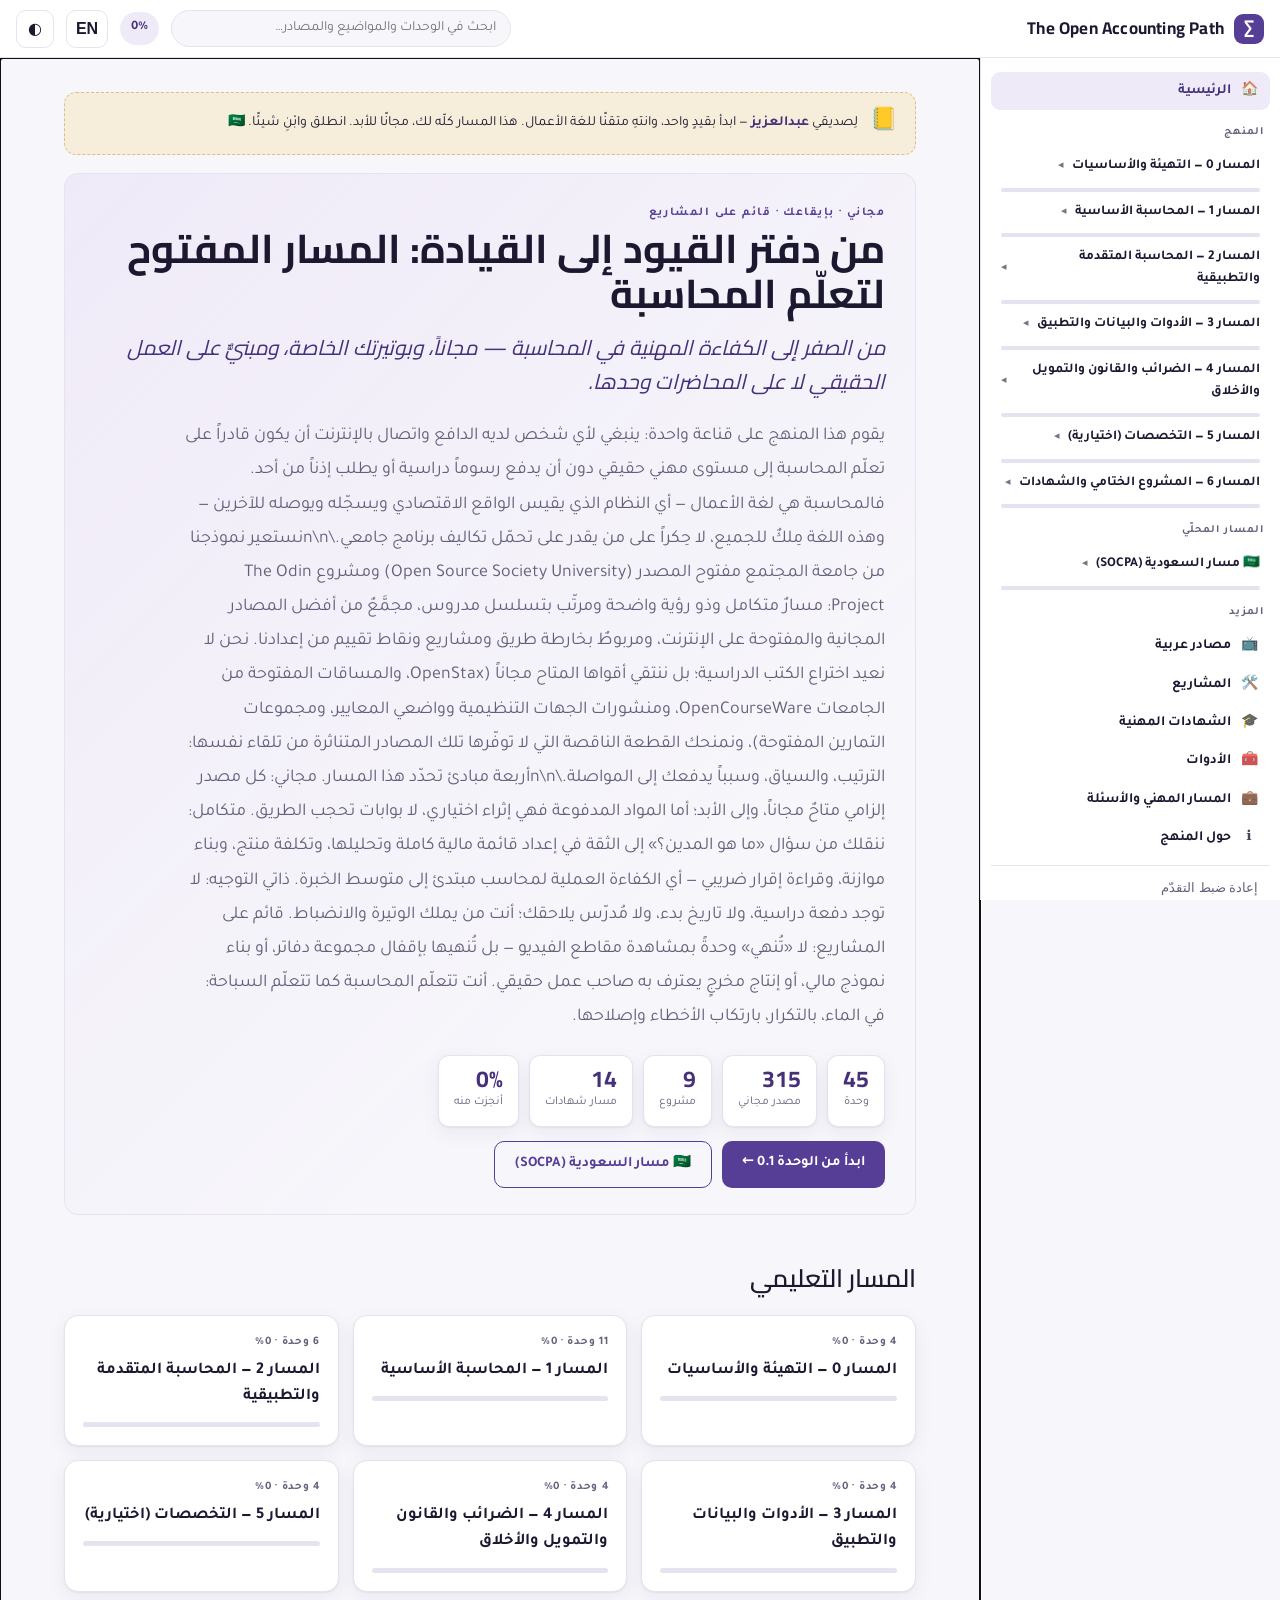
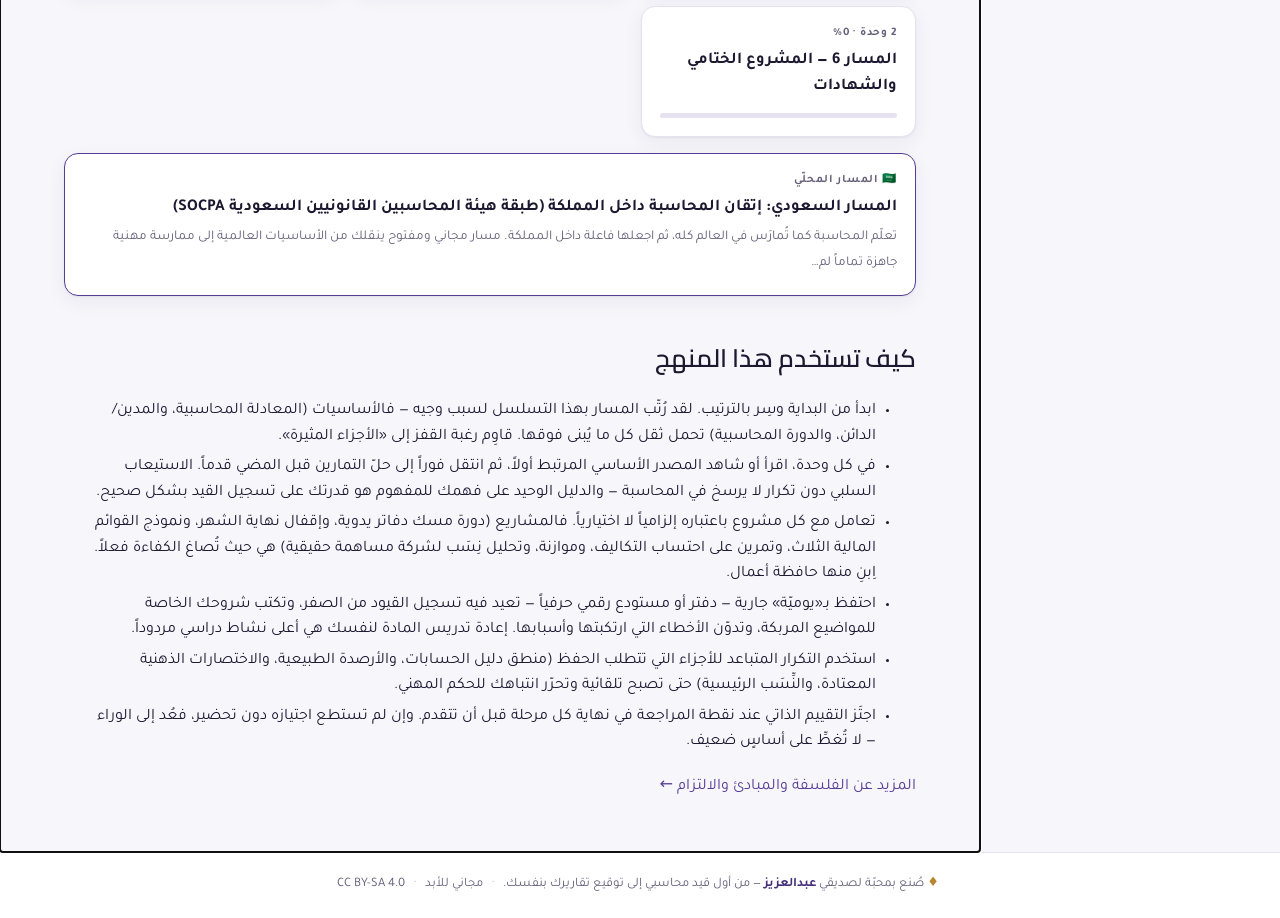
<file: docs/index.html>
<!DOCTYPE html>
<html lang="ar" dir="rtl">
<head>
  <meta charset="UTF-8" />
  <meta name="viewport" content="width=device-width, initial-scale=1.0" />
  <title>المسار المفتوح للمحاسبة · The Open Accounting Path</title>
  <meta name="description" content="منهج مجاني ذاتي التعلّم يأخذك من الصفر إلى الاحتراف في المحاسبة، مع مسار سعودي (SOCPA) — A free, self-paced accounting curriculum with a Saudi (SOCPA) track." />
  <meta property="og:title" content="المسار المفتوح للمحاسبة — The Open Accounting Path" />
  <meta property="og:description" content="منهج مجاني من الصفر إلى الاحتراف في المحاسبة + مسار SOCPA السعودي. A free OSSU/Odin-style accounting curriculum with a Saudi (SOCPA) track." />
  <meta property="og:type" content="website" />
  <meta name="twitter:card" content="summary_large_image" />
  <link rel="preconnect" href="https://fonts.googleapis.com" />
  <link rel="preconnect" href="https://fonts.gstatic.com" crossorigin />
  <link href="https://fonts.googleapis.com/css2?family=Cairo:wght@500;600;700&family=Tajawal:wght@400;500;700&family=Fraunces:opsz,wght@9..144,500;9..144,600;9..144,700&family=Inter:wght@400;500;600;700&display=swap" rel="stylesheet" />
  <link rel="stylesheet" href="styles.css" />
</head>
<body>
  <header class="topbar">
    <button id="menuBtn" class="icon-btn" aria-label="Toggle menu">☰</button>
    <a href="#/" class="brand">
      <span class="brand-mark">∑</span>
      <span class="brand-text">The Open Accounting Path</span>
    </a>
    <div class="topbar-spacer"></div>
    <div class="search-wrap">
      <input id="search" type="search" placeholder="Search modules, topics, resources…" autocomplete="off" />
    </div>
    <div id="progressChip" class="progress-chip" title="Your overall progress">0%</div>
    <button id="langBtn" class="icon-btn lang-btn" aria-label="Toggle language">EN</button>
    <button id="themeBtn" class="icon-btn" aria-label="Toggle theme">◐</button>
  </header>

  <div class="layout">
    <aside id="sidebar" class="sidebar">
      <nav id="nav"></nav>
      <div class="sidebar-foot">
        <button id="resetProgress" class="link-btn">Reset progress</button>
      </div>
    </aside>
    <div id="scrim" class="scrim"></div>
    <main id="main" class="main" tabindex="-1"></main>
  </div>

  <footer id="siteFoot" class="site-foot"></footer>

  <script src="data.js"></script>
  <script src="app.js"></script>
</body>
</html>
</file>
<file: docs/styles.css>
:root{
  /* NAWAQIS purple */
  --green:#563D96; --green-2:#45307a; --green-soft:#efeaf8;
  --gold:#b8862f; --gold-soft:#f6eeda;
  --ink:#1c1830; --muted:#655f7a; --line:#e6e2ef;
  --paper:#f7f6fb; --card:#ffffff; --hover:#f0ecf8;
  --shadow:0 1px 2px rgba(40,30,70,.06),0 6px 20px rgba(40,30,70,.06);
  --radius:14px; --sidebar-w:300px; --topbar-h:58px;
  --sans:'Inter',system-ui,-apple-system,Segoe UI,Roboto,Helvetica,Arial,sans-serif;
  --serif:'Fraunces',Georgia,'Times New Roman',serif;
  --ar-sans:'Tajawal','Noto Kufi Arabic',system-ui,sans-serif;
  --ar-serif:'Cairo','Tajawal',serif;
}
[data-theme="dark"]{
  --green:#b09ae6; --green-2:#c8b6f0; --green-soft:#241a3a;
  --gold:#d9b25e; --gold-soft:#2a2415;
  --ink:#ece9f5; --muted:#a59fb8; --line:#2a2440;
  --paper:#0f0d18; --card:#16131f; --hover:#1d1830;
  --shadow:0 1px 2px rgba(0,0,0,.3),0 8px 24px rgba(0,0,0,.25);
}
/* Arabic / RTL */
[dir="rtl"]{ --sans:var(--ar-sans); --serif:var(--ar-serif); }
[dir="rtl"] body{ font-family:var(--ar-sans); letter-spacing:0; }
[dir="rtl"] .sidebar{ border-right:none; border-left:1px solid var(--line); }
[dir="rtl"] .nav-modules{ border-left:none; border-right:2px solid var(--line); padding-left:0; padding-right:6px; margin-left:0; margin-right:6px; }
[dir="rtl"] .nav-track-head .chev{ transform:scaleX(-1); }
[dir="rtl"] .nav-track.open .chev{ transform:rotate(90deg); }
[dir="rtl"] .section-note{ border-left:none; border-right:3px solid var(--green); border-radius:8px 0 0 8px; }
[dir="rtl"] .res .role{ /* color bar sits at inline-start automatically via flex */ }
[dir="rtl"] .prevnext .next{ text-align:left; }
[dir="rtl"] .lede,[dir="rtl"] .main p,[dir="rtl"] .callout,[dir="rtl"] .res .notes{ line-height:1.9; }
[dir="rtl"] .crumb{ direction:rtl; }
bdi,.num{ unicode-bidi:isolate; }
.lang-btn{ font-weight:700; font-size:13px; min-width:42px; }
*{box-sizing:border-box}
html{scroll-behavior:smooth}
body{
  margin:0;font-family:var(--sans);color:var(--ink);background:var(--paper);
  line-height:1.6;-webkit-font-smoothing:antialiased;
}
a{color:var(--green);text-decoration:none}
a:hover{text-decoration:underline}

/* Topbar */
.topbar{
  position:sticky;top:0;z-index:40;height:var(--topbar-h);
  display:flex;align-items:center;gap:12px;padding:0 16px;
  background:var(--card);border-bottom:1px solid var(--line);
}
.brand{display:flex;align-items:center;gap:10px;font-weight:700;color:var(--ink)}
.brand:hover{text-decoration:none}
.brand-mark{
  display:grid;place-items:center;width:30px;height:30px;border-radius:9px;
  background:var(--green);color:#fff;font-size:18px;font-weight:700;font-family:var(--serif)
}
.brand-text{font-family:var(--serif);font-size:17px;letter-spacing:.2px}
.topbar-spacer{flex:1}
.search-wrap{width:min(340px,40vw)}
#search{
  width:100%;padding:9px 14px;border:1px solid var(--line);border-radius:999px;
  background:var(--paper);color:var(--ink);font-size:14px;outline:none;font-family:var(--sans)
}
#search:focus{border-color:var(--green);box-shadow:0 0 0 3px var(--green-soft)}
.progress-chip{
  font-size:13px;font-weight:700;color:var(--green-2);background:var(--green-soft);
  padding:6px 11px;border-radius:999px;white-space:nowrap
}
.icon-btn{
  background:none;border:1px solid var(--line);color:var(--ink);cursor:pointer;
  width:38px;height:38px;border-radius:10px;font-size:16px;display:grid;place-items:center
}
.icon-btn:hover{background:var(--hover)}
#menuBtn{display:none}

/* Layout */
.layout{display:flex;min-height:calc(100vh - var(--topbar-h))}
.sidebar{
  width:var(--sidebar-w);flex:0 0 var(--sidebar-w);position:sticky;top:var(--topbar-h);
  height:calc(100vh - var(--topbar-h));overflow-y:auto;border-right:1px solid var(--line);
  background:var(--card);padding:14px 10px 30px;display:flex;flex-direction:column
}
.main{flex:1;min-width:0;padding:34px clamp(18px,5vw,64px);max-width:980px;margin:0 auto;width:100%}
.scrim{display:none}

/* Nav */
#nav{flex:1}
.nav-link{
  display:flex;align-items:center;gap:9px;padding:8px 12px;border-radius:9px;
  color:var(--ink);font-weight:600;font-size:14px;cursor:pointer
}
.nav-link:hover{background:var(--hover);text-decoration:none}
.nav-link.active{background:var(--green-soft);color:var(--green-2)}
.nav-link .ic{width:18px;text-align:center;opacity:.8}
.nav-section{margin:14px 6px 6px;font-size:11px;font-weight:700;letter-spacing:.09em;
  text-transform:uppercase;color:var(--muted)}
.nav-track{margin:2px 0}
.nav-track-head{
  display:flex;align-items:center;gap:8px;padding:8px 10px;border-radius:9px;cursor:pointer;
  font-weight:700;font-size:13.5px;color:var(--ink)
}
.nav-track-head:hover{background:var(--hover)}
.nav-track-head .chev{margin-left:auto;transition:transform .15s;opacity:.6;font-size:11px}
.nav-track.open .chev{transform:rotate(90deg)}
.nav-track-bar{height:4px;border-radius:3px;background:var(--line);overflow:hidden;margin:2px 10px 0}
.nav-track-bar > i{display:block;height:100%;background:var(--green);width:0}
.nav-modules{display:none;margin:3px 0 6px 6px;border-left:2px solid var(--line);padding-left:6px}
.nav-track.open .nav-modules{display:block}
.nav-mod{
  display:flex;align-items:center;gap:8px;padding:6px 9px;border-radius:8px;
  font-size:13px;color:var(--muted);cursor:pointer;line-height:1.35
}
.nav-mod:hover{background:var(--hover);color:var(--ink);text-decoration:none}
.nav-mod.active{color:var(--green-2);background:var(--green-soft);font-weight:600}
.nav-mod .dot{width:14px;flex:0 0 14px;text-align:center;font-size:12px}
.nav-mod.done .dot{color:var(--green)}
.nav-mod .mid{font-variant-numeric:tabular-nums;opacity:.7;flex:0 0 auto}
.sidebar-foot{padding:10px 12px 0;border-top:1px solid var(--line);margin-top:8px}
.link-btn{background:none;border:none;color:var(--muted);cursor:pointer;font-size:12.5px;padding:4px 0}
.link-btn:hover{color:var(--green);text-decoration:underline}

/* Content */
.main h1{font-family:var(--serif);font-weight:700;font-size:clamp(28px,4vw,40px);line-height:1.12;margin:.1em 0 .35em}
.main h2{font-family:var(--serif);font-weight:600;font-size:25px;margin:1.7em 0 .5em;padding-bottom:.2em}
.main h3{font-size:18px;margin:1.4em 0 .4em}
.crumb{font-size:13px;color:var(--muted);margin-bottom:14px}
.crumb a{color:var(--muted)}
.lede{font-size:18px;color:var(--muted);max-width:70ch}
.tagline{font-family:var(--serif);font-size:21px;color:var(--green-2);font-style:italic;margin:.2em 0 1em}

/* Hero */
.hero{
  background:linear-gradient(135deg,var(--green-soft),transparent 70%);
  border:1px solid var(--line);border-radius:var(--radius);padding:30px 30px 26px;margin-bottom:26px
}
.hero .kicker{font-size:12px;font-weight:700;letter-spacing:.12em;text-transform:uppercase;color:var(--green)}
.stats{display:flex;flex-wrap:wrap;gap:10px;margin:20px 0 4px}
.stat{background:var(--card);border:1px solid var(--line);border-radius:11px;padding:11px 15px;box-shadow:var(--shadow)}
.stat b{display:block;font-family:var(--serif);font-size:23px;color:var(--green-2);line-height:1}
.stat span{font-size:12px;color:var(--muted)}
.btn{
  display:inline-block;background:var(--green);color:#fff;font-weight:600;font-size:14.5px;
  padding:11px 20px;border-radius:10px;border:none;cursor:pointer;margin-top:6px
}
.btn:hover{background:var(--green-2);text-decoration:none}
.btn.ghost{background:transparent;color:var(--green);border:1px solid var(--green)}
.btn-row{display:flex;gap:10px;flex-wrap:wrap;margin-top:8px}

/* Cards / grid */
.grid{display:grid;gap:14px;grid-template-columns:repeat(auto-fill,minmax(250px,1fr));margin:10px 0 6px}
.card{
  background:var(--card);border:1px solid var(--line);border-radius:var(--radius);
  padding:18px;box-shadow:var(--shadow);display:block;color:var(--ink)
}
a.card:hover{text-decoration:none;border-color:var(--green);transform:translateY(-1px);transition:.15s}
.card .eyebrow{font-size:11.5px;font-weight:700;letter-spacing:.06em;text-transform:uppercase;color:var(--muted)}
.card h3{margin:.3em 0 .25em;font-size:16.5px}
.card p{margin:0;font-size:13.5px;color:var(--muted)}
.card .meter{height:5px;border-radius:3px;background:var(--line);margin-top:12px;overflow:hidden}
.card .meter > i{display:block;height:100%;background:var(--green);width:0}
.card .meta{font-size:12px;color:var(--muted);margin-top:8px}

/* Module page */
.mod-head{display:flex;align-items:flex-start;gap:16px;flex-wrap:wrap}
.mod-head .id{font-family:var(--serif);font-size:15px;color:var(--green);font-weight:700;
  background:var(--green-soft);padding:3px 10px;border-radius:8px;white-space:nowrap}
.metarow{display:flex;flex-wrap:wrap;gap:8px;margin:6px 0 18px}
.pill{font-size:12.5px;color:var(--muted);background:var(--paper);border:1px solid var(--line);
  padding:4px 11px;border-radius:999px}
.pill b{color:var(--ink)}
.callout{background:var(--gold-soft);border:1px solid color-mix(in srgb,var(--gold) 30%,transparent);
  border-radius:11px;padding:13px 16px;margin:16px 0;font-size:14.5px}
.callout.why{background:var(--green-soft);border-color:color-mix(in srgb,var(--green) 25%,transparent)}
.callout .lab{font-weight:700;color:var(--green-2);font-size:12px;letter-spacing:.05em;text-transform:uppercase;display:block;margin-bottom:3px}
.callout.gold .lab{color:var(--gold)}
ul.clean{padding-left:1.2em}
ul.clean li{margin:.3em 0}

/* Resources */
.res{display:flex;gap:13px;padding:15px;border:1px solid var(--line);border-radius:12px;
  background:var(--card);margin:10px 0;box-shadow:var(--shadow)}
.res .role{flex:0 0 4px;border-radius:3px;background:var(--green);align-self:stretch}
.res .role.supplement{background:var(--gold)}
.res .role.practice{background:#3b82c4}
.res .role.reference{background:var(--muted)}
.res .body{flex:1;min-width:0}
.res .rtitle{font-weight:600;font-size:15px}
.res .rmeta{font-size:12.5px;color:var(--muted);margin:3px 0 6px;display:flex;flex-wrap:wrap;gap:6px;align-items:center}
.res .notes{font-size:13.5px;color:var(--ink);opacity:.92}
.badge{font-size:11px;font-weight:700;padding:2px 8px;border-radius:999px;white-space:nowrap}
.badge.free{background:var(--green-soft);color:var(--green-2)}
.badge.audit,.badge.freemium{background:var(--gold-soft);color:var(--gold)}
.badge.paid{background:var(--line);color:var(--muted)}
.badge.role{background:var(--paper);border:1px solid var(--line);color:var(--muted);text-transform:capitalize}
.badge.ar{background:#efe7f6;color:#6b4ca8}
[data-theme="dark"] .badge.ar{background:#241a33;color:#b79be6}

/* Complete toggle */
.complete-bar{display:flex;align-items:center;gap:12px;margin:24px 0;padding:14px 16px;
  border:1px solid var(--line);border-radius:12px;background:var(--card)}
.chk{display:flex;align-items:center;gap:10px;cursor:pointer;font-weight:600;user-select:none}
.chk input{width:20px;height:20px;accent-color:var(--green);cursor:pointer}
.prevnext{display:flex;justify-content:space-between;gap:12px;margin-top:30px;flex-wrap:wrap}
.prevnext a{flex:1;min-width:200px;border:1px solid var(--line);border-radius:12px;padding:12px 16px;
  background:var(--card);color:var(--ink)}
.prevnext a:hover{border-color:var(--green);text-decoration:none}
.prevnext .dir{font-size:12px;color:var(--muted)}
.prevnext .t{font-weight:600}
.prevnext .next{text-align:right}

details.flags{margin:16px 0;border:1px solid var(--line);border-radius:11px;padding:6px 14px;background:var(--paper)}
details.flags summary{cursor:pointer;font-size:13px;color:var(--muted);font-weight:600;padding:6px 0}
details.flags li{font-size:12.5px;color:var(--muted);margin:.3em 0}

/* Tables (overlay map, certs) */
table.tbl{width:100%;border-collapse:collapse;margin:14px 0;font-size:14px}
table.tbl th,table.tbl td{text-align:left;padding:10px 12px;border-bottom:1px solid var(--line);vertical-align:top}
table.tbl th{font-size:12px;text-transform:uppercase;letter-spacing:.05em;color:var(--muted)}

/* Saudi banner */
.ksa{background:linear-gradient(135deg,#3a2a6e,#563D96);color:#f1ecfb;border-radius:var(--radius);padding:26px 28px;margin-bottom:24px}
.ksa h1{color:#fff;margin-top:0}
.ksa .tagline{color:#d8caf2}
.facts{display:flex;flex-wrap:wrap;gap:8px;margin-top:14px}
.facts .f{background:rgba(255,255,255,.12);border:1px solid rgba(255,255,255,.18);border-radius:10px;padding:8px 12px;font-size:13px}
.facts .f b{display:block;color:#fff}

.faq-q{font-weight:600;margin:18px 0 4px;font-size:16px}
.muted{color:var(--muted)}
.section-note{font-size:13.5px;color:var(--muted);background:var(--paper);border-left:3px solid var(--green);padding:10px 14px;border-radius:0 8px 8px 0;margin:14px 0}
.empty{color:var(--muted);padding:40px 0;text-align:center}

/* Dedication */
.site-foot{
  text-align:center;padding:22px 18px;border-top:1px solid var(--line);
  color:var(--muted);font-size:13px;background:var(--card)
}
.site-foot .heart{color:var(--gold);margin-right:4px}
.site-foot b{color:var(--green-2)}
.site-foot .sep{opacity:.4;margin:0 6px}
.dedication{
  display:flex;align-items:center;gap:12px;margin:0 0 18px;padding:13px 18px;
  border:1px dashed color-mix(in srgb,var(--gold) 45%,transparent);
  background:var(--gold-soft);border-radius:12px;font-size:14px
}
.dedication .seal{font-size:22px;flex:0 0 auto}
.dedication b{color:var(--green-2)}

@media (max-width:860px){
  #menuBtn{display:grid}
  .brand-text{display:none}
  .sidebar{position:fixed;left:0;top:var(--topbar-h);z-index:35;transform:translateX(-100%);
    transition:transform .2s;box-shadow:var(--shadow)}
  .sidebar.open{transform:translateX(0)}
  .scrim.show{display:block;position:fixed;inset:var(--topbar-h) 0 0;background:rgba(0,0,0,.4);z-index:34}
  .search-wrap{width:auto;flex:1}
  .progress-chip{display:none}
}
</file>
